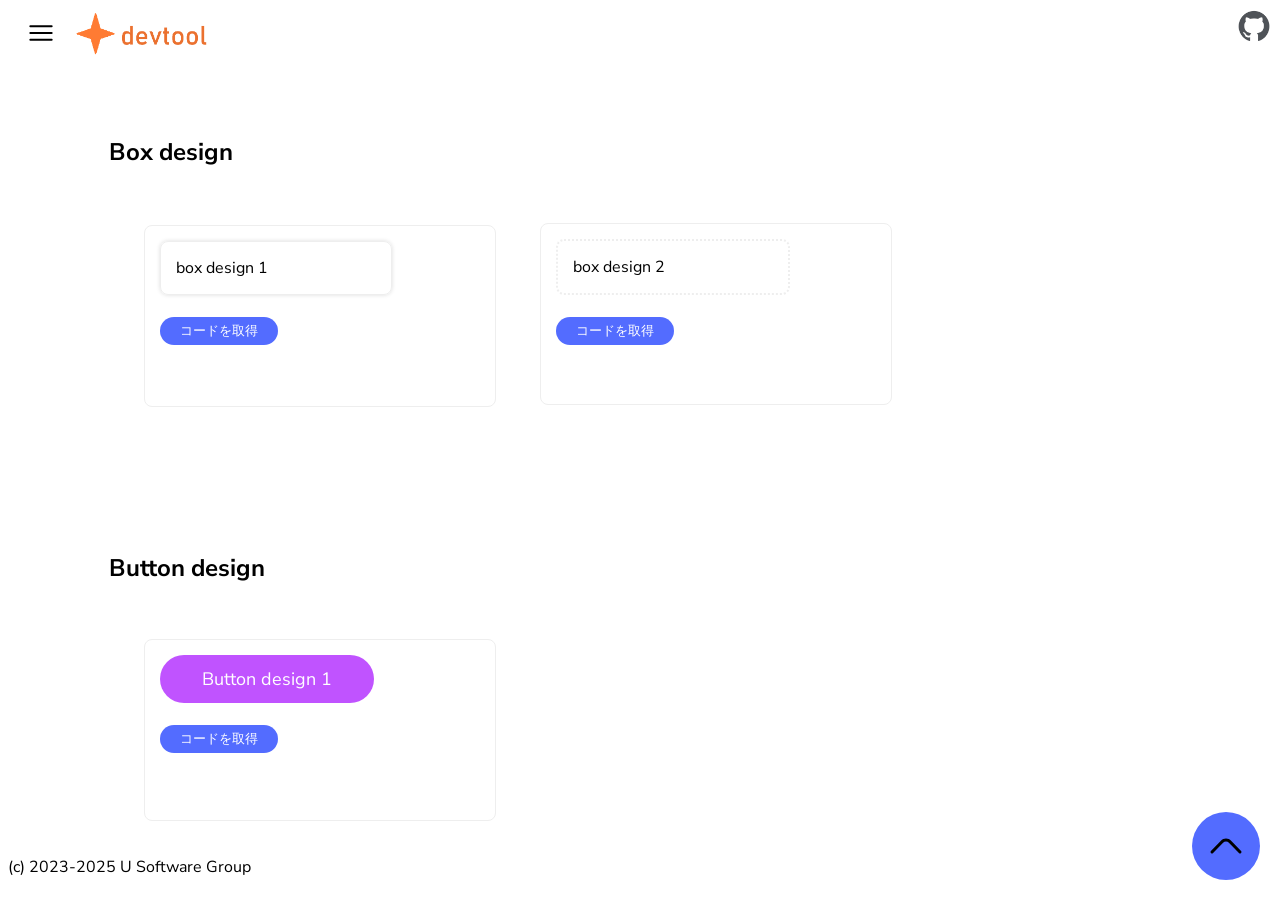
<file: embed/fce_devtool/index.html>
﻿<!DOCTYPE html>
<html><head>
    <title>devtool</title>
    <link rel="shortcut icon" href="favicon.png" sizes="64x64"><!--favicon-->
    <link rel="stylesheet" type="text/css" href="main.css">
    <link rel="stylesheet" type="text/css" href="design.css">
        
</head>
<body id="index">
    <nav>
        <div id="header" style="">
            <span onclick="menu_click()">
                <svg viewBox="0 0 24 24" fill="none" xmlns="http://www.w3.org/2000/svg"><g id="SVGRepo_bgCarrier" stroke-width="0"></g><g id="SVGRepo_tracerCarrier" stroke-linecap="round" stroke-linejoin="round"></g><g id="SVGRepo_iconCarrier"> <path d="M4 17H20M4 12H20M4 7H20" stroke="#000000" stroke-width="1.5" stroke-linecap="round" stroke-linejoin="round"></path> </g></svg>
            </span>
            <span id="logo"><img src="logo.png"></span>

            
        </div>
    </nav>

    <a href="https://github.com/usoftware-gr/usoftware-gr.github.io/blob/main/embed/fce_devtool/"><div style="position: fixed;  padding: 0px;margin: 0px;right: 10px;top: 10px;width: 32px;height: 32px;opacity: 0.8;z-index: 5;cursor: pointer;">
                
                <img src="github-mark.png" style="height: 32px;width: 32px;">

  </div></a><div id="content">
        <div style="height: 2vh"></div>
        <div style="margin-left: 8%;" id="page01">
            <div style="height: 10vh;"></div>
            <h2>Box design</h2>
            <div class="box">
                <div class="box_d_00">
                    <span>
                        <div style="width: 200px;" class="box_d_01">box design 1</div>
                    </span>
                    <br>
                    <br>
                    <span>
 

<button onclick="box_d_01.show()">コードを取得</button>

<dialog id="box_d_01">
<div style="display: flex;">
  <textarea id="tb_box_d_01">.box_d_01{
border-radius: 8px;
border: 1px #eee solid;
padding: 15px;
box-shadow: 0px 0px 4px 0px #ddd;
display: inline-block;
}
  </textarea>

  <div style="width: 150px;">
<span id="tb_box_d_01_copy" onclick="navigator.clipboard.writeText(tb_box_d_01.textContent); tb_box_d_01_copy.innerHTML += 'コピー済み！';"><svg width="64px" height="64px" viewBox="0 0 24 24" fill="none" xmlns="http://www.w3.org/2000/svg"><g id="SVGRepo_bgCarrier" stroke-width="0"></g><g id="SVGRepo_tracerCarrier" stroke-linecap="round" stroke-linejoin="round"></g><g id="SVGRepo_iconCarrier"> <path fill-rule="evenodd" clip-rule="evenodd" d="M21 8C21 6.34315 19.6569 5 18 5H10C8.34315 5 7 6.34315 7 8V20C7 21.6569 8.34315 23 10 23H18C19.6569 23 21 21.6569 21 20V8ZM19 8C19 7.44772 18.5523 7 18 7H10C9.44772 7 9 7.44772 9 8V20C9 20.5523 9.44772 21 10 21H18C18.5523 21 19 20.5523 19 20V8Z" fill="#0F0F0F"></path> <path d="M6 3H16C16.5523 3 17 2.55228 17 2C17 1.44772 16.5523 1 16 1H6C4.34315 1 3 2.34315 3 4V18C3 18.5523 3.44772 19 4 19C4.55228 19 5 18.5523 5 18V4C5 3.44772 5.44772 3 6 3Z" fill="#0F0F0F"></path> </g></svg></span>
</div>
</div>

<span class="close_btn" onclick="box_d_01.close()">✕</span>
</dialog>

                    </span>
                </div>

                <div class="box_d_00">
                    <span>
                        <div style="width: 200px;" class="box_d_02">box design 2</div>
                    </span>
                    <br>
                    <br>
                    <span>
                        <button onclick="box_d_02.show();">コードを取得</button>
<dialog id="box_d_02">
    <div style="display: flex;">
<textarea id="tb_box_d_02">.box_d_02{
border-radius: 8px;
border: 4px #eee doted;
padding: 15px;
box-shadow: 0px 0px 4px 0px #ddd;
display: inline-block;
}                                   
                            </textarea>
                            <div style="width: 150px;">
<span id="tb_box_d_02_copy" onclick="navigator.clipboard.writeText(tb_box_d_02.textContent); tb_box_d_02_copy.innerHTML += 'コピー済み！';"><svg width="64px" height="64px" viewBox="0 0 24 24" fill="none" xmlns="http://www.w3.org/2000/svg"><g id="SVGRepo_bgCarrier" stroke-width="0"></g><g id="SVGRepo_tracerCarrier" stroke-linecap="round" stroke-linejoin="round"></g><g id="SVGRepo_iconCarrier"> <path fill-rule="evenodd" clip-rule="evenodd" d="M21 8C21 6.34315 19.6569 5 18 5H10C8.34315 5 7 6.34315 7 8V20C7 21.6569 8.34315 23 10 23H18C19.6569 23 21 21.6569 21 20V8ZM19 8C19 7.44772 18.5523 7 18 7H10C9.44772 7 9 7.44772 9 8V20C9 20.5523 9.44772 21 10 21H18C18.5523 21 19 20.5523 19 20V8Z" fill="#0F0F0F"></path> <path d="M6 3H16C16.5523 3 17 2.55228 17 2C17 1.44772 16.5523 1 16 1H6C4.34315 1 3 2.34315 3 4V18C3 18.5523 3.44772 19 4 19C4.55228 19 5 18.5523 5 18V4C5 3.44772 5.44772 3 6 3Z" fill="#0F0F0F"></path> </g></svg></span>
</div>

</div>


<span class="close_btn" onclick="box_d_02.close()">✕</span>
</dialog>                              
                    </span>
                </div>
            </div>
        </div><div style="margin-left: 8%;" id="page02">
            <div style="height: 10vh;"></div>
            <h2>Button design</h2>
            <div class="box">
                <div class="box_d_00">
                    <span>
                        <button class="bt_d_01" style="padding: 12px 42px;font-size: 18px;">Button design 1</button>
                    </span>
                    <br>
                    <br>
                    <span>
 

<button onclick="bt_d_01.show()">コードを取得</button>

<dialog id="bt_d_01">
<div style="display: flex;">
  <textarea id="tb_bt_d_01">.bt_d_01{
    border-radius: 500px;
    border: none;
   background: rgb(83, 108, 255);
    color: #fff;
    cursor: pointer;
    padding: 12px 42px;
    font-size: 18px;
}

.bt_d_01:hover{
    border-radius: 500px;
    border: none;
    background: rgb(103, 126, 255);
    color: #fff;
    cursor: pointer;
    padding: 12px 42px;
    font-size: 18px;
}</textarea>

  <div style="width: 150px;">
<span onclick="navigator.clipboard.writeText(tb_bt_d_01.textContent); tb_bt_d_01_copy.innerHTML += 'コピー済み！';" id="tb_bt_d_01_copy"><svg width="64px" height="64px" viewBox="0 0 24 24" fill="none" xmlns="http://www.w3.org/2000/svg"><g id="SVGRepo_bgCarrier" stroke-width="0"></g><g id="SVGRepo_tracerCarrier" stroke-linecap="round" stroke-linejoin="round"></g><g id="SVGRepo_iconCarrier"> <path fill-rule="evenodd" clip-rule="evenodd" d="M21 8C21 6.34315 19.6569 5 18 5H10C8.34315 5 7 6.34315 7 8V20C7 21.6569 8.34315 23 10 23H18C19.6569 23 21 21.6569 21 20V8ZM19 8C19 7.44772 18.5523 7 18 7H10C9.44772 7 9 7.44772 9 8V20C9 20.5523 9.44772 21 10 21H18C18.5523 21 19 20.5523 19 20V8Z" fill="#0F0F0F"></path> <path d="M6 3H16C16.5523 3 17 2.55228 17 2C17 1.44772 16.5523 1 16 1H6C4.34315 1 3 2.34315 3 4V18C3 18.5523 3.44772 19 4 19C4.55228 19 5 18.5523 5 18V4C5 3.44772 5.44772 3 6 3Z" fill="#0F0F0F"></path> </g></svg></span>
</div>
</div>

<span class="close_btn" onclick="bt_d_01.close()">✕</span>
</dialog>

                    </span>
                </div>
            </div>
        </div>
    </div>

    <div style="display: none; background: rgb(255, 255, 255); animation: 0.3s downup-anime;" id="menu">
        <ul id="menu_content">
            <li><a href="index.html">home</a></li>
            <li><a href="#page01">box design</a></li>
            <li><a href="#page02">button design</a></li>
        </ul>
    </div>

    <a href="#">
    <div>
    <span><svg id="up_btn" viewBox="0 0 24 24" fill="none" xmlns="http://www.w3.org/2000/svg"><g id="SVGRepo_bgCarrier" stroke-width="0"></g><g id="SVGRepo_tracerCarrier" stroke-linecap="round" stroke-linejoin="round"></g><g id="SVGRepo_iconCarrier"> <path d="M5 15L10 9.84985C10.2563 9.57616 10.566 9.35814 10.9101 9.20898C11.2541 9.05983 11.625 8.98291 12 8.98291C12.375 8.98291 12.7459 9.05983 13.0899 9.20898C13.434 9.35814 13.7437 9.57616 14 9.84985L19 15" stroke="#000000" stroke-width="1.5" stroke-linecap="round" stroke-linejoin="round"></path> </g></svg></span>


</div></a>
(c) 2023-2025 U Software Group

    <script src="main.js"></script>

</body></html>
</file>
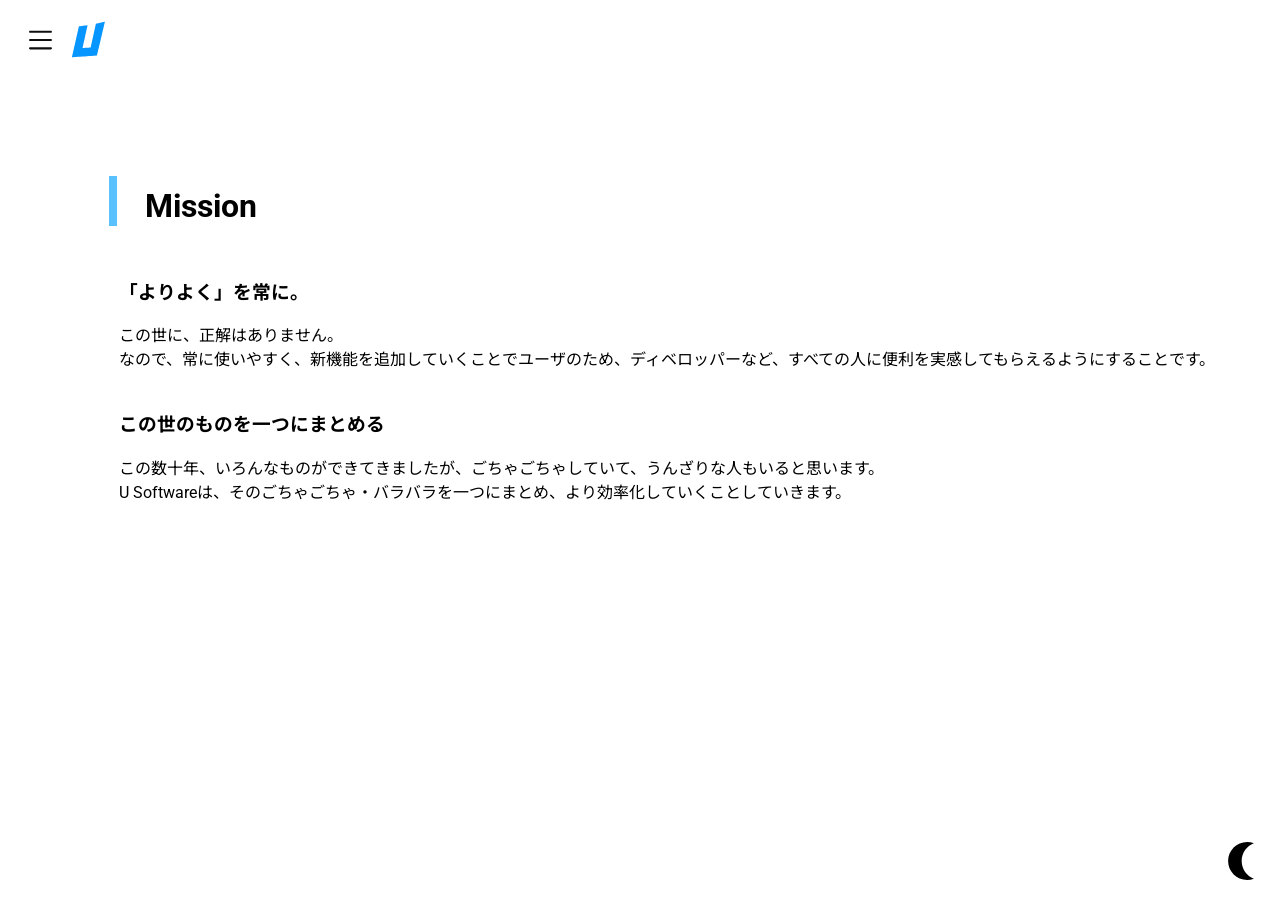
<file: mission.html>
<html style="background: rgb(255, 255, 255);"><head>
  <link rel="shortcut icon" href="img/favicon.ico" sizes="64x64"><!--favicon-->
  <meta name="viewport" content="width=device-width, initial-scale=0.9">
  <title>Mission - U Software Group</title>
  <link rel="stylesheet" type="text/css" href="main.css">
  <link rel="stylesheet" type="text/css" href="fonts.css">
</head>
<body style="color: rgb(0, 0, 0);">
  <nav>
    <div id="p_menu" style="display: none;">
      <div style="width: 199px;height: 25vh;top: 0px;display: inline-block;position: fixed;left: 123px;"></div>
      <h2 style="color: #000;text-align: center;position: fixed;margin-left: -13px;margin-top:-20px;">Products</h2>
      <div style="overflow: auto;position: absolute;top: 75px;height: 224px;left: 0px;width:610px;">
        <a href="http://umaidango.y.ribbon.to/bbs/" style="color: rgb(0, 0, 0);"><div style="background-image: url(img/chibbs.png);width: 196px;height: 40px;margin-left: 92px;margin-top: 30px;background-size: 200px;"></div>
          <div></div>
        </a>
        <a href="https://chipi-cha.web.app" style="color: rgb(0, 0, 0);">
          <div style="background-image: url(https://umaidango.github.io/tmp/chipi-cha.png);width: 270px;height: 75px;margin-left: 88px;margin-top: 30px;"></div>
        </a>
        <a href="https://ku-daa.web.app/fce/" style="color: rgb(0, 0, 0);">
          <div style="background-image: url(https://ku-daa.web.app/fce/fce_logo.svg);width: 238px;height: 49px;margin-left: 96px;margin-top: 30px;"></div>
        </a>
        <a href="https://uzuber.f5.si" style="color: rgb(0, 0, 0);">
          <div style="background-image: url(https://umaidango.github.io/tmp/blog.png);width: 180px;height: 40px;margin-left: 83px;margin-top: 30px;"></div>
          <div></div>
        </a>
        <a href="https://ku-daa.web.app/original_audio_player/" style="color: rgb(0, 0, 0);">
          <div style="background-image: url(https://umaidango.github.io/tmp/o-audio-player.png);width: 315px;height: 75px;margin-left: 88px;margin-top: 30px;"></div>
        </a>
        <a href="https://ku-daa.web.app/original_clock.html" style="color: rgb(0, 0, 0);">
          <div style="background-image: url(https://umaidango.github.io/tmp/o-clock.png);width:324px;height: 75px;margin-left: 88px;margin-top: 18px;"></div>
        </a>
        <a style="color: rgb(0, 0, 0);" href="https://share-tool.vercel.app/">
          <div style="font-size: 25px; width: 172px;height: 52px;margin-left: 103px;margin-top: 18px;background-size: 180px;">共有ツール（ウェブ完理）</div>
        </a>
    </div>
    </div>
    <div id="header_content" style="background: rgb(255, 255, 255); display: block;">
      <div id="logo" onclick="open_menu()">
        <span id="menu_svg"><svg width="25px" viewBox="0 0 24 24" fill="none" xmlns="http://www.w3.org/2000/svg" height="25px" style="vertical-align: 38%;margin-left: 20px; height:28px;"> <g id="SVGRepo_bgCarrier" stroke-width="0"></g> <g id="SVGRepo_tracerCarrier" stroke-linecap="round" stroke-linejoin="round"></g> <g id="SVGRepo_iconCarrier"> <path d="M1 12C1 11.4477 1.44772 11 2 11H22C22.5523 11 23 11.4477 23 12C23 12.5523 22.5523 13 22 13H2C1.44772 13 1 12.5523 1 12Z" fill="#0F0F0F"></path> <path d="M1 4C1 3.44772 1.44772 3 2 3H22C22.5523 3 23 3.44772 23 4C23 4.55228 22.5523 5 22 5H2C1.44772 5 1 4.55228 1 4Z" fill="#0F0F0F"></path> <path d="M1 20C1 19.4477 1.44772 19 2 19H22C22.5523 19 23 19.4477 23 20C23 20.5523 22.5523 21 22 21H2C1.44772 21 1 20.5523 1 20Z" fill="#0F0F0F"></path> </g></svg></span>
        <span id="logo_img"><img src="img/logo.svg"></span>
      </div>
      
    </div>
    <div style="display: none; color: rgb(0, 0, 0);" id="header_sc">
      <span id="logo_img_sc">
        <div id="logo" onclick="open_menu()">
          <span id="menu_svg">
            <span id="menu_svg">
              <img style="vertical-align: 38%;margin-left: 20px; height:28px;" src="img/menu.svg">
            </span>
          </span>
      
      <span id="logo_img_sc">
        <svg version="1.1" viewBox="0 0 250 250.00001" fill="none" stroke="none" stroke-linecap="square" stroke-miterlimit="10" sodipodi:docname="u_logo_svg.svg" inkscape:version="1.3.2 (091e20e, 2023-11-25, custom)" width="250" height="250" xmlns:inkscape="http://www.inkscape.org/namespaces/inkscape" xmlns:sodipodi="http://sodipodi.sourceforge.net/DTD/sodipodi-0.dtd" xmlns="http://www.w3.org/2000/svg" xmlns:svg="http://www.w3.org/2000/svg" style="margin-left: 10px;height: 42px;width: 42px;">
          <defs id="defs18"></defs>
          <sodipodi:namedview id="namedview18" pagecolor="#ffffff" bordercolor="#000000" borderopacity="0.25" inkscape:showpageshadow="2" inkscape:pageopacity="0.0" inkscape:pagecheckerboard="0" inkscape:deskcolor="#d1d1d1" inkscape:zoom="0.50000001" inkscape:cx="95.999997" inkscape:cy="298.99999" inkscape:window-width="1920" inkscape:window-height="1129" inkscape:window-x="-8" inkscape:window-y="-8" inkscape:window-maximized="1" inkscape:current-layer="svg18"></sodipodi:namedview>
          <clipPath id="p.0">
            <path d="M 0,0 H 255.29396 V 250.58792 H 0 Z" clip-rule="nonzero" id="path1"></path>
          </clipPath>
          <path style="fill:#0795ff;fill-opacity:1;stroke-width:0.5" d="m 29.825172,225.375 c 0.257864,-1.03125 9.533851,-42.20616 20.613305,-91.49981 11.079455,-49.293635 20.238301,-89.708141 20.352993,-89.810006 0.306169,-0.271927 51.49517,-6.946687 51.69179,-6.74032 0.0918,0.09633 -6.5622,30.437636 -14.7866,67.425136 -8.2244,36.9875 -14.837525,67.55459 -14.69584,67.92687 0.141685,0.37229 0.588255,0.55 0.99238,0.39492 0.40412,-0.15507 11.14597,-1.1063 23.87078,-2.11384 12.72481,-1.00754 23.19583,-1.88256 23.26892,-1.94449 0.0731,-0.0619 7.0308,-31.82267 15.46155,-70.5794 l 15.32865,-70.466794 26.7352,-5.620213 c 14.70436,-3.091117 26.82424,-5.531179 26.93306,-5.422359 0.1684,0.168398 -46.32785,199.271566 -46.64541,199.741906 -0.0824,0.12206 -147.274425,10.5543 -149.267785,10.57935 -0.177009,0.002 -0.110856,-0.8397 0.147007,-1.87095 z" id="path43"></path>
        </svg>
      </span>
    </div>
    <div style="padding: 5px;"></div>
    <span></span>
  </span></div></nav>
<div id="con">
  <div id="content">
    <div style="height:10vh;"></div>
    <div style="margin: 0 auto;text-align: center;">
      <h1 style="text-align: left;margin-left: 8%;">
        <div style="display: inline-block;width: 8px;height: 50px;background: #5ac1ff;margin-right: 20px;vertical-align: -23%;"></div>
        Mission
      </h1>

      <div style="text-align: left;margin-left: 8%;padding: 10px;">
        <span>
          <h3>「よりよく」を常に。</h3>
          <span>この世に、正解はありません。<br>なので、常に使いやすく、新機能を追加していくことでユーザのため、ディベロッパーなど、すべての人に便利を実感してもらえるようにすることです。</span>
        </span>
      </div>
      <div style="text-align: left;margin-left: 8%;padding: 10px;">
        <span>
          <h3>この世のものを一つにまとめる</h3>
          <span>この数十年、いろんなものができてきましたが、ごちゃごちゃしていて、うんざりな人もいると思います。<br>U Softwareは、そのごちゃごちゃ・バラバラを一つにまとめ、より効率化していくことしていきます。</span>
        </span>
      </div>
    </div>
  </div>

  <div id="mobile_content">
<div style="height:10vh;"></div>
    <div style="margin: 0 auto;text-align: center;">
      <h1 style="text-align: left;margin-left: 8%;">
        <div style="display: inline-block;width: 8px;height: 50px;background: #5ac1ff;margin-right: 20px;vertical-align: -23%;"></div>
        Mission
      </h1>

      <div style="text-align: left;margin-left: 8%;padding: 10px;">
        <span>
          <h3>「よりよく」を常に。</h3>
          <span>この世に、正解はありません。<br>なので、常に使いやすく、新機能を追加していくことでユーザのため、ディベロッパーなど、すべての人に便利を実感してもらえるようにすることです。</span>
        </span>
      </div>
      <div style="text-align: left;margin-left: 8%;padding: 10px;">
        <span>
          <h3>この世のものを一つにまとめる</h3>
          <span>この数十年、いろんなものができてきましたが、ごちゃごちゃしていて、うんざりな人もいると思います。<br>U Softwareは、そのごちゃごちゃ・バラバラを一つにまとめ、より効率化していくことしていきます。</span>
        </span>
      </div>
    </div>
  
</div>      
</div>

<div id="color_mode_select">
  <img id="moon" onclick="dark_mode()" src="img/dark.svg" style="display: block;">
  <img id="sun" onclick="light_mode()" src="img/light.svg" style="display: none;">
</div>

<div style="display: none; background: rgb(255, 255, 255); animation: 0.3s downup-anime;" id="menu">
  <div id="link_content_menu"><ul style="list-style: none;/*! text-align: center; *//*! display: inline-block; */vertical-align: -20%;"><a href="/index.html" style="color: rgb(0, 0, 0);"><li style="/*! float: left; */padding-right: 20px;">ホーム</li></a><a href="https://ku-daa.web.app/" style="color: rgb(0, 0, 0);"><li style="/*! float: left; */padding-right: 20px;">ソフトウェアラインナップ</li></a><a style="color: rgb(0, 0, 0);" href="https://uzuber.f5.si"><li style="/*! float: left; */padding-right: 20px;">ブログ</li></a><a href="http://umaidango.y.ribbon.to/bbs/" style="color: rgb(0, 0, 0);"><li style="/*! float: left; */padding-right: 20px;">掲示板</li></a><a href="https://share-tool.vercel.app/" style="color: rgb(0, 0, 0);"><li style="/*! float: left; */padding-right: 20px;">共有ツール</li></a></ul></div>
</div>

<script src="main.js"></script>
<script src="main_2.js"></script>

</body></html>
</file>
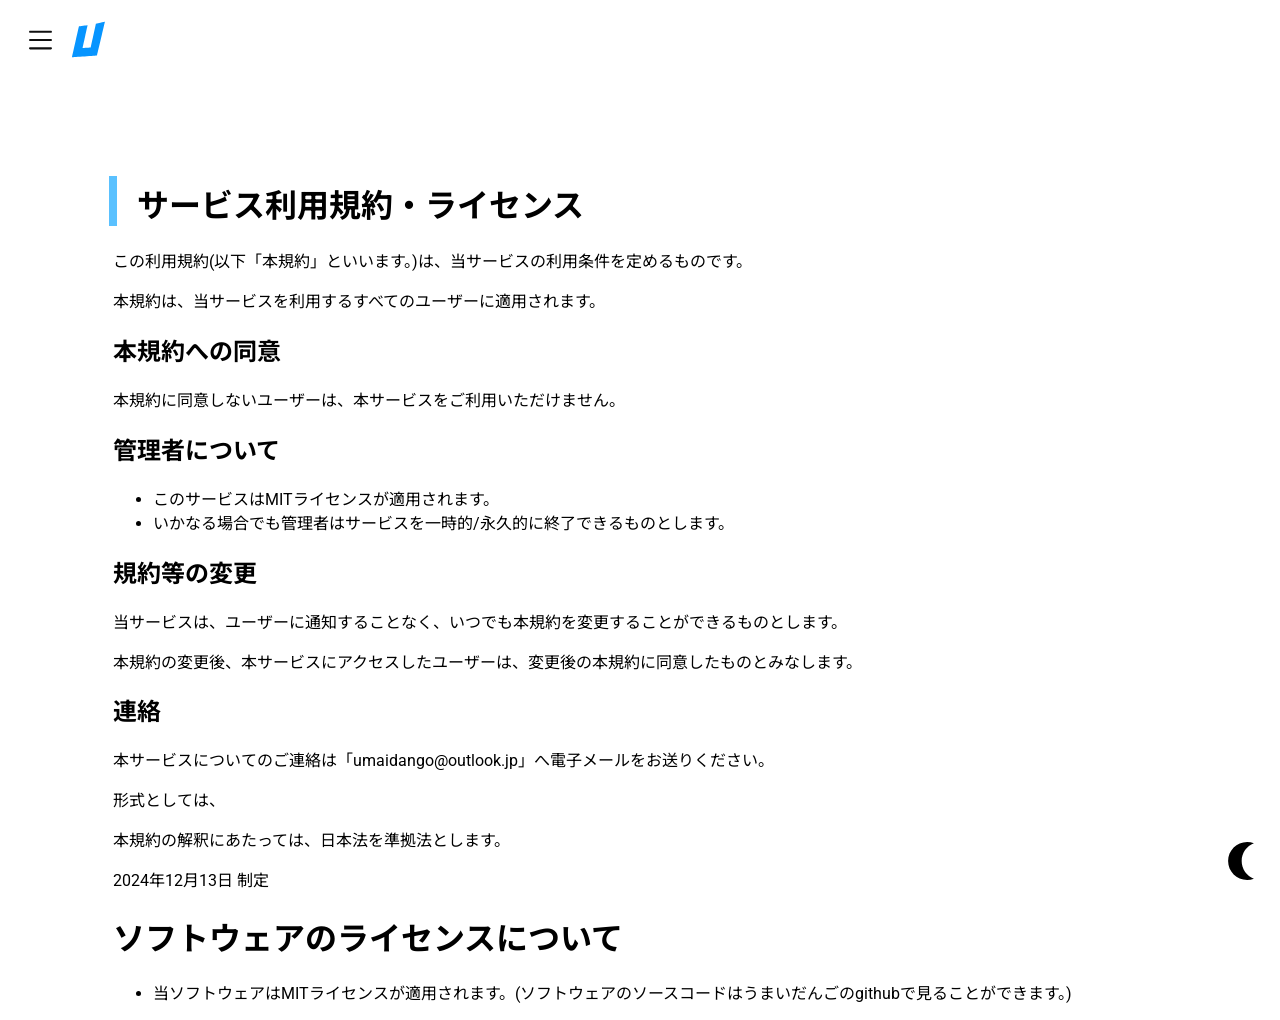
<file: terms.html>
<!DOCTYPE html>
<html style="background: rgb(51, 51, 51);"><head>
    <link rel="shortcut icon" href="https://usoftware-gr.github.io/img/favicon.ico" sizes="64x64"><!--favicon-->
    <meta name="viewport" content="width=device-width, initial-scale=0.9">
    <title>サービス利用規約・ライセンス情報 - U Software Group</title>
    <link rel="stylesheet" type="text/css" href="https://usoftware-gr.github.io/main.css">
    <link rel="stylesheet" type="text/css" href="https://usoftware-gr.github.io/fonts.css"><link rel="stylesheet" type="text/css" href="https://usoftware-gr.github.io/slider.css">
  </head>
  <body style="color: rgb(255, 255, 255);">
    <nav>
      
      
        
        <div id="header_content" style="background: rgb(51, 51, 51); display: block;">
          <div id="logo" onclick="open_menu()">
            <span id="menu_svg"><svg width="25" viewBox="0 0 24 24" fill="none" xmlns="http://www.w3.org/2000/svg" height="25px" style="vertical-align: 38%;margin-left: 20px; height:28px;"> <g id="SVGRepo_bgCarrier" stroke-width="0"></g> <g id="SVGRepo_tracerCarrier" stroke-linecap="round" stroke-linejoin="round"></g> <g id="SVGRepo_iconCarrier"> <path d="M1 12C1 11.4477 1.44772 11 2 11H22C22.5523 11 23 11.4477 23 12C23 12.5523 22.5523 13 22 13H2C1.44772 13 1 12.5523 1 12Z" fill="#fff"></path> <path d="M1 4C1 3.44772 1.44772 3 2 3H22C22.5523 3 23 3.44772 23 4C23 4.55228 22.5523 5 22 5H2C1.44772 5 1 4.55228 1 4Z" fill="#fff"></path> <path d="M1 20C1 19.4477 1.44772 19 2 19H22C22.5523 19 23 19.4477 23 20C23 20.5523 22.5523 21 22 21H2C1.44772 21 1 20.5523 1 20Z" fill="#fff"></path> </g></svg></span>
            <span id="logo_img"><img src="img/white_logo.svg"></span>
          </div>
          
        </div><div style="display: none; color: rgb(0, 0, 0);" id="header_sc">
          <span id="logo_img_sc">
            <div id="logo" onclick="open_menu()">
              <span id="menu_svg">
                <span id="menu_svg">
                  <img style="vertical-align: 38%;margin-left: 20px; height:28px;" src="https://usoftware-gr.github.io/img/menu.svg">
                </span>
              </span>
              <span id="logo_img_sc">
                <svg version="1.1" viewBox="0 0 250 250.00001" fill="none" stroke="none" stroke-linecap="square" stroke-miterlimit="10" sodipodi:docname="u_logo_svg.svg" inkscape:version="1.3.2 (091e20e, 2023-11-25, custom)" width="250" height="250" xmlns:inkscape="http://www.inkscape.org/namespaces/inkscape" xmlns:sodipodi="http://sodipodi.sourceforge.net/DTD/sodipodi-0.dtd" xmlns="http://www.w3.org/2000/svg" xmlns:svg="http://www.w3.org/2000/svg" style="margin-left: 10px;height: 42px;width: 42px;">
                  <defs id="defs18"></defs>
                  <sodipodi:namedview id="namedview18" pagecolor="#ffffff" bordercolor="#000000" borderopacity="0.25" inkscape:showpageshadow="2" inkscape:pageopacity="0.0" inkscape:pagecheckerboard="0" inkscape:deskcolor="#d1d1d1" inkscape:zoom="0.50000001" inkscape:cx="95.999997" inkscape:cy="298.99999" inkscape:window-width="1920" inkscape:window-height="1129" inkscape:window-x="-8" inkscape:window-y="-8" inkscape:window-maximized="1" inkscape:current-layer="svg18"></sodipodi:namedview>
                  <clipPath id="p.0">
                    <path d="M 0,0 H 255.29396 V 250.58792 H 0 Z" clip-rule="nonzero" id="path1"></path>
                  </clipPath>
                  <path style="fill:#0795ff;fill-opacity:1;stroke-width:0.5" d="m 29.825172,225.375 c 0.257864,-1.03125 9.533851,-42.20616 20.613305,-91.49981 11.079455,-49.293635 20.238301,-89.708141 20.352993,-89.810006 0.306169,-0.271927 51.49517,-6.946687 51.69179,-6.74032 0.0918,0.09633 -6.5622,30.437636 -14.7866,67.425136 -8.2244,36.9875 -14.837525,67.55459 -14.69584,67.92687 0.141685,0.37229 0.588255,0.55 0.99238,0.39492 0.40412,-0.15507 11.14597,-1.1063 23.87078,-2.11384 12.72481,-1.00754 23.19583,-1.88256 23.26892,-1.94449 0.0731,-0.0619 7.0308,-31.82267 15.46155,-70.5794 l 15.32865,-70.466794 26.7352,-5.620213 c 14.70436,-3.091117 26.82424,-5.531179 26.93306,-5.422359 0.1684,0.168398 -46.32785,199.271566 -46.64541,199.741906 -0.0824,0.12206 -147.274425,10.5543 -149.267785,10.57935 -0.177009,0.002 -0.110856,-0.8397 0.147007,-1.87095 z" id="path43"></path>
                </svg>
              </span>
            </div>
            <div style="padding: 5px;"></div>
            <span></span>
          </span>
        </div>
      </nav>
  <div id="con">
    <div id="content">
        <div style="height:10vh;"></div>
  <div style="margin: 0 auto;text-align: center;">
  
  
    
  
  
  
  
    <div style="text-align: left;">
        <h1 style="text-align: left;margin-left: 8%;">
        <div style="display: inline-block;width: 8px;height: 50px;background: #5ac1ff;margin-right: 20px;vertical-align: -23%;"></div>サービス利用規約・ライセンス</h1>
        <div style="margin-left: 105px;">
    <p>この利用規約(以下「本規約」といいます。)は、当サービスの利用条件を定めるものです。</p>
    <p>本規約は、当サービスを利用するすべてのユーザーに適用されます。</p>
    <h2>本規約への同意</h2>
    
    <p>本規約に同意しないユーザーは、本サービスをご利用いただけません。</p>
    
    <h2>管理者について</h2>
    <ul>
    <li>このサービスは<a href="https://ja.wikipedia.org/wiki/MIT_License" style="color: white;">MITライセンス</a>が適用されます。</li>
    <li>いかなる場合でも管理者はサービスを一時的/永久的に終了できるものとします。</li>
    </ul>
    <h2>規約等の変更</h2>
    <p>当サービスは、ユーザーに通知することなく、いつでも本規約を変更することができるものとします。</p>
    <p>本規約の変更後、本サービスにアクセスしたユーザーは、変更後の本規約に同意したものとみなします。</p>
    <h2>連絡</h2>
    <p>本サービスについてのご連絡は「<a href="mailto:umaidango@outlook.jp" style="color: white;">umaidango@outlook.jp</a>」へ電子メールをお送りください。</p>
    <p>形式としては、</p>
    <p>本規約の解釈にあたっては、日本法を準拠法とします。</p>
    <p>2024年12月13日 制定</p>

    <h1>
        ソフトウェアのライセンスについて
    </h1>
    <ul>
        <li>
            当ソフトウェアは<a href="https://ja.wikipedia.org/wiki/MIT_License" style="color: white;">MITライセンス</a>が適用されます。(ソフトウェアのソースコードはうまいだんごのgithubで見ることができます。)
        </li>
    </ul>
    </div>
  </div>      
</div>
  
    </div>
  
    
    <div id="mobile_content">
    
  <div style="height: 5vh;"></div>
  <div id="terms">
    <h1 style="text-align: left;margin-left: 8%;">
          <div style="display: inline-block;width: 8px;height: 50px;background: #5ac1ff;margin-right: 20px;vertical-align: -23%;">

          </div>
          サービス利用規約・ライセンス
        </h1>
        <div style="margin-left: 105px;">
            <p>この利用規約(以下「本規約」といいます。)は、当サービスの利用条件を定めるものです。</p>
            <p>本規約は、当サービスを利用するすべてのユーザーに適用されます。</p>
            <h2>本規約への同意</h2>
            
            <p>本規約に同意しないユーザーは、本サービスをご利用いただけません。</p>
            
            <h2>管理者について</h2>
            <ul>
            <li>このサービスは<a href="https://ja.wikipedia.org/wiki/MIT_License" style="color: white;">MITライセンス</a>が適用されます。</li>
            <li>いかなる場合でも管理者はサービスを一時的/永久的に終了できるものとします。</li>
            </ul>
            <h2>規約等の変更</h2>
            <p>当サービスは、ユーザーに通知することなく、いつでも本規約を変更することができるものとします。</p>
            <p>本規約の変更後、本サービスにアクセスしたユーザーは、変更後の本規約に同意したものとみなします。</p>
            <h2>連絡</h2>
            <p>本サービスについてのご連絡は「<a href="mailto:umaidango@outlook.jp" style="color: white;">umaidango@outlook.jp</a>」へ電子メールをお送りください。</p>
            <p>形式としては、</p>
            <p>本規約の解釈にあたっては、日本法を準拠法とします。</p>
            <p>2024年12月13日 制定</p>
        
            <h1>
                ソフトウェアのライセンスについて
            </h1>
            <ul>
                <li>
                    当ソフトウェアは<a href="https://ja.wikipedia.org/wiki/MIT_License" style="color: white;">MITライセンス</a>が適用されます。
                </li>
            </ul>
            </div>
    </div>      
    </div>
  
    <div id="color_mode_select">
      <img id="moon" onclick="dark_mode()" src="https://usoftware-gr.github.io/img/dark.svg" style="display: none;">
      <img id="sun" onclick="light_mode()" src="https://usoftware-gr.github.io/img/light.svg" style="display: block;">
    </div>
  
    <div style="display: none; background: rgb(36, 36, 36); animation: 0.3s downup-anime;" id="menu">
  
      <div id="link_content_menu"><ul style="list-style: none;/*! text-align: center; *//*! display: inline-block; */vertical-align: -20%;"><a href="/index.html" style="color: white;"><li style="/*! float: left; */padding-right: 20px;">ホーム</li></a><a href="https://ku-daa.web.app/" style="color: white;"><li style="/*! float: left; */padding-right: 20px;">ソフトウェアラインナップ</li></a><a style="color: white;" href="https://uzuber.f5.si"><li style="/*! float: left; */padding-right: 20px;">ブログ</li></a><a href="http://umaidango.y.ribbon.to/bbs/" style="color: white;"><li style="/*! float: left; */padding-right: 20px;">掲示板</li></a><a href="https://share-tool.vercel.app/" style="color: white;"><li style="/*! float: left; */padding-right: 20px;">共有ツール</li></a></ul></div>
  </div>
  
  <script src="https://usoftware-gr.github.io/main.js"></script><script src="https://usoftware-gr.github.io/main_2.js"></script>
  
   
  
  
  
  </div></body></html>
</file>
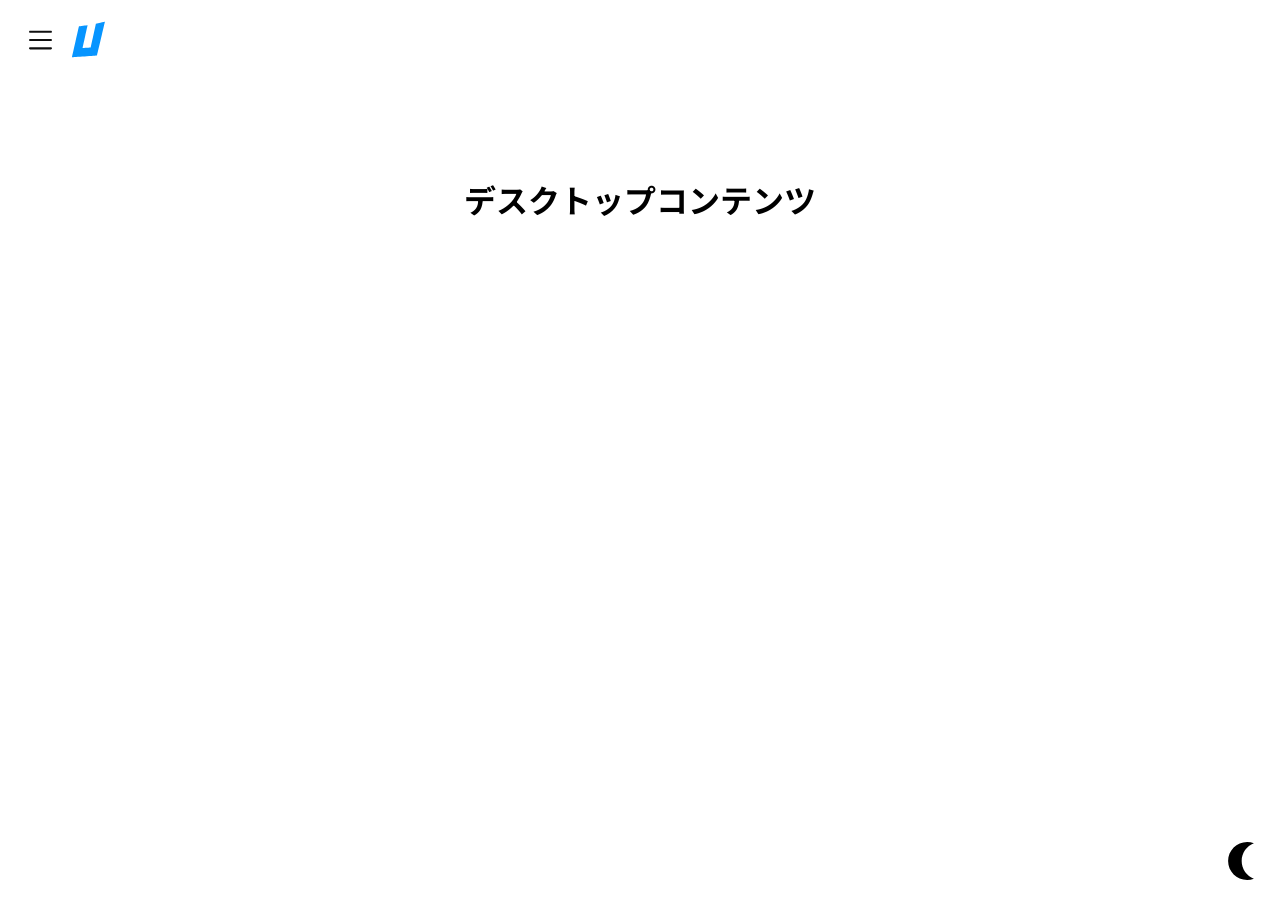
<file: サンプル.html>
<!DOCTYPE html>
<html style="background: rgb(255, 255, 255);"><head>
  <link rel="shortcut icon" href="https://usoftware-gr.github.io/img/favicon.ico" sizes="64x64"><!--favicon-->
  <meta name="viewport" content="width=device-width, initial-scale=0.9">
  <title>TITLE - U Software Group</title>
  <link rel="stylesheet" type="text/css" href="https://usoftware-gr.github.io/main.css">
  <link rel="stylesheet" type="text/css" href="https://usoftware-gr.github.io/fonts.css"><link rel="stylesheet" type="text/css" href="https://usoftware-gr.github.io/slider.css">
</head>
<body style="color: rgb(0, 0, 0);">
  <nav>
    
    
      
      <div id="header_content" style="background: rgb(255, 255, 255); display: block;">
        <div id="logo" onclick="open_menu()">
          <span id="menu_svg"><svg width="25px" viewBox="0 0 24 24" fill="none" xmlns="http://www.w3.org/2000/svg" height="25px" style="vertical-align: 38%;margin-left: 20px; height:28px;"> <g id="SVGRepo_bgCarrier" stroke-width="0"></g> <g id="SVGRepo_tracerCarrier" stroke-linecap="round" stroke-linejoin="round"></g> <g id="SVGRepo_iconCarrier"> <path d="M1 12C1 11.4477 1.44772 11 2 11H22C22.5523 11 23 11.4477 23 12C23 12.5523 22.5523 13 22 13H2C1.44772 13 1 12.5523 1 12Z" fill="#0F0F0F"></path> <path d="M1 4C1 3.44772 1.44772 3 2 3H22C22.5523 3 23 3.44772 23 4C23 4.55228 22.5523 5 22 5H2C1.44772 5 1 4.55228 1 4Z" fill="#0F0F0F"></path> <path d="M1 20C1 19.4477 1.44772 19 2 19H22C22.5523 19 23 19.4477 23 20C23 20.5523 22.5523 21 22 21H2C1.44772 21 1 20.5523 1 20Z" fill="#0F0F0F"></path> </g></svg></span>
          <span id="logo_img"><img src="/img/logo.svg"></span>
        </div>
        
      </div><div style="display: none; color: rgb(0, 0, 0);" id="header_sc">
        <span id="logo_img_sc">
          <div id="logo" onclick="open_menu()">
            <span id="menu_svg">
              <span id="menu_svg">
                <img style="vertical-align: 38%;margin-left: 20px; height:28px;" src="https://usoftware-gr.github.io/img/menu.svg">
              </span>
            </span>
            <span id="logo_img_sc">
              <svg version="1.1" viewBox="0 0 250 250.00001" fill="none" stroke="none" stroke-linecap="square" stroke-miterlimit="10" sodipodi:docname="u_logo_svg.svg" inkscape:version="1.3.2 (091e20e, 2023-11-25, custom)" width="250" height="250" xmlns:inkscape="http://www.inkscape.org/namespaces/inkscape" xmlns:sodipodi="http://sodipodi.sourceforge.net/DTD/sodipodi-0.dtd" xmlns="http://www.w3.org/2000/svg" xmlns:svg="http://www.w3.org/2000/svg" style="margin-left: 10px;height: 42px;width: 42px;">
                <defs id="defs18"></defs>
                <sodipodi:namedview id="namedview18" pagecolor="#ffffff" bordercolor="#000000" borderopacity="0.25" inkscape:showpageshadow="2" inkscape:pageopacity="0.0" inkscape:pagecheckerboard="0" inkscape:deskcolor="#d1d1d1" inkscape:zoom="0.50000001" inkscape:cx="95.999997" inkscape:cy="298.99999" inkscape:window-width="1920" inkscape:window-height="1129" inkscape:window-x="-8" inkscape:window-y="-8" inkscape:window-maximized="1" inkscape:current-layer="svg18"></sodipodi:namedview>
                <clipPath id="p.0">
                  <path d="M 0,0 H 255.29396 V 250.58792 H 0 Z" clip-rule="nonzero" id="path1"></path>
                </clipPath>
                <path style="fill:#0795ff;fill-opacity:1;stroke-width:0.5" d="m 29.825172,225.375 c 0.257864,-1.03125 9.533851,-42.20616 20.613305,-91.49981 11.079455,-49.293635 20.238301,-89.708141 20.352993,-89.810006 0.306169,-0.271927 51.49517,-6.946687 51.69179,-6.74032 0.0918,0.09633 -6.5622,30.437636 -14.7866,67.425136 -8.2244,36.9875 -14.837525,67.55459 -14.69584,67.92687 0.141685,0.37229 0.588255,0.55 0.99238,0.39492 0.40412,-0.15507 11.14597,-1.1063 23.87078,-2.11384 12.72481,-1.00754 23.19583,-1.88256 23.26892,-1.94449 0.0731,-0.0619 7.0308,-31.82267 15.46155,-70.5794 l 15.32865,-70.466794 26.7352,-5.620213 c 14.70436,-3.091117 26.82424,-5.531179 26.93306,-5.422359 0.1684,0.168398 -46.32785,199.271566 -46.64541,199.741906 -0.0824,0.12206 -147.274425,10.5543 -149.267785,10.57935 -0.177009,0.002 -0.110856,-0.8397 0.147007,-1.87095 z" id="path43"></path>
              </svg>
            </span>
          </div>
          <div style="padding: 5px;"></div>
          <span></span>
        </span>
      </div>
    </nav>
<div id="con">
  <div id="content">
      <div style="height:10vh;"></div>
<div style="margin: 0 auto;text-align: center;">


  
















<h1>デスクトップコンテンツ</h1></div>

  </div>

  
  <div id="mobile_content">
  
<div style="height: 5vh;"></div>

<h1>モバイルコンテンツ</h1>
  </div>      
  </div>

  <div id="color_mode_select">
    <img id="moon" onclick="dark_mode()" src="https://usoftware-gr.github.io/img/dark.svg" style="display: block;">
    <img id="sun" onclick="light_mode()" src="https://usoftware-gr.github.io/img/light.svg" style="display: none;">
  </div>

  <div style="display: none; background: rgb(255, 255, 255); animation: 0.3s downup-anime;" id="menu">

    <div id="link_content_menu"><ul style="list-style: none;/*! text-align: center; *//*! display: inline-block; */vertical-align: -20%;"><a href="/index.html" style="color: rgb(0, 0, 0);"><li style="/*! float: left; */padding-right: 20px;">ホーム</li></a><a href="https://ku-daa.web.app/" style="color: rgb(0, 0, 0);"><li style="/*! float: left; */padding-right: 20px;">ソフトウェアラインナップ</li></a><a style="color: rgb(0, 0, 0);" href="https://uzuber.f5.si"><li style="/*! float: left; */padding-right: 20px;">ブログ</li></a><a href="http://umaidango.y.ribbon.to/bbs/" style="color: rgb(0, 0, 0);"><li style="/*! float: left; */padding-right: 20px;">掲示板</li></a><a href="https://share-tool.vercel.app/" style="color: rgb(0, 0, 0);"><li style="/*! float: left; */padding-right: 20px;">共有ツール</li></a></ul></div>
</div>

<script src="https://usoftware-gr.github.io/main.js"></script><script src="https://usoftware-gr.github.io/main_2.js"></script>

 



</body></html>
</file>
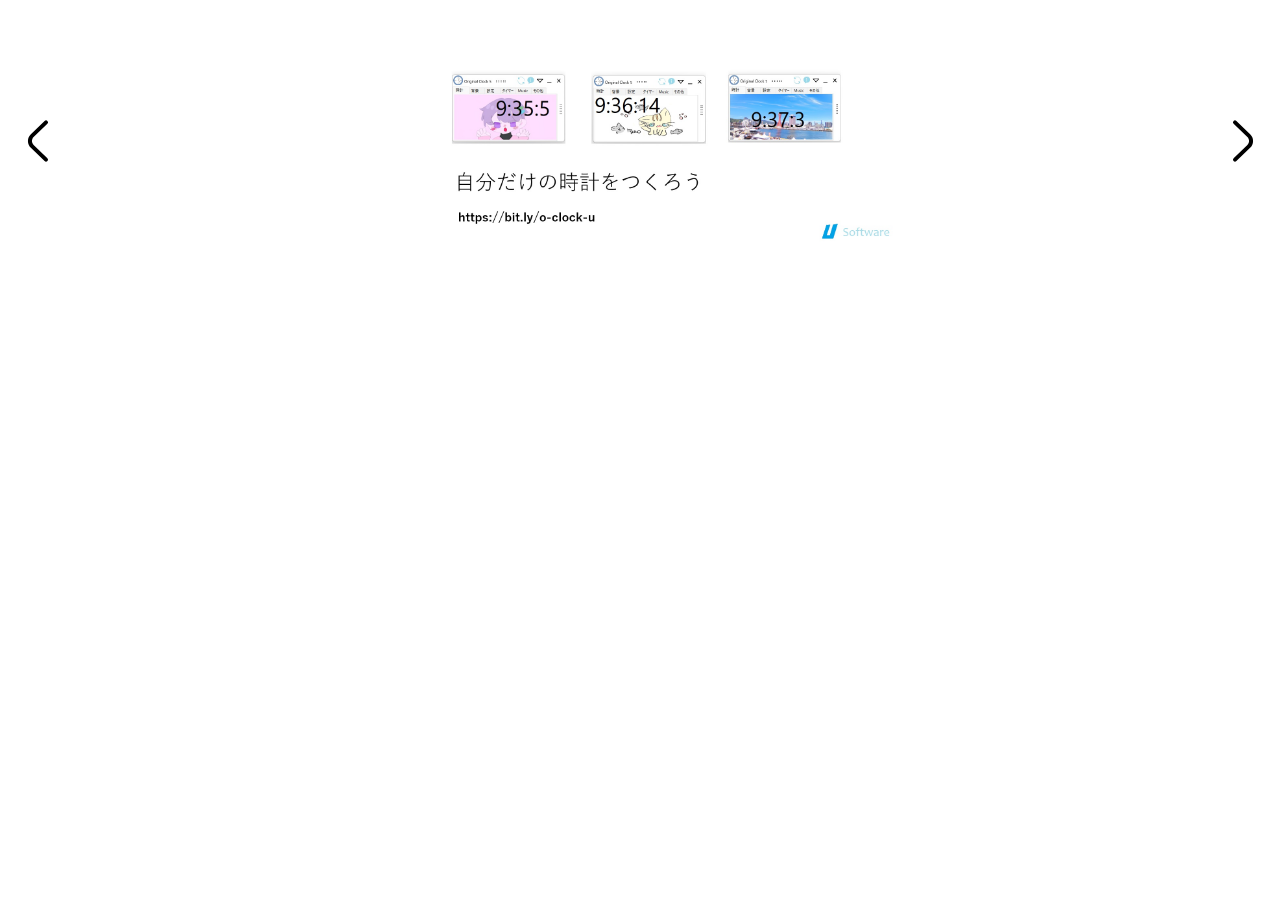
<file: embed/slider.html>
<!DOCTYPE html>
<html><head>
  <link rel="shortcut icon" href="https://usoftware-gr.github.io/img/favicon.ico" sizes="64x64"><!--favicon-->
  <meta name="viewport" content="width=device-width, initial-scale=0.9">
  <title>U Software Group</title>
  <style>
      
*{
  font-family: Roboto, Noto Sans JP, Arial;  

}
span ul{
  list-style: none;
  display: inline-block;
}
span li{
  display: inline-block;
  font-size: 24px;
  vertical-align: 32%;
  margin-left: 10px;
  margin-right: 10px;
  padding: 2px 8px;
}
#header_content img{
  margin-left: 10px;
  height: 42px;
}

#header_content{
margin: 0px;
padding-top: 6px;
}

#header_sc img{
  margin-left: 10px;
  height: 42px;
}

#header_sc{
  margin: 0px;
  padding-top: 6px;
  position: fixed;
  width: 100%;
  box-shadow: 0px 0px 4px 0px #ddd;
  background: #fff;
  margin-top: -8px;
  animation: 0.2s upto_0;
  z-index: 4;
  padding-left: 10px;
  margin-left: -5px;
}

@keyframes slider_right {
  0%{
      transform: translateX(-100%);
  }

  100%{
      transform: translateX(0%);
  }
}

@keyframes slider_left {
  0%{
      transform: translateX(100%);
  }

  100%{
      transform: translateX(0%);
  }
}

@keyframes upto_0 {
  0%{
      transform: translateY(-100%);
  }

  100%{
      transform: translateY(0%);
  }
}

@keyframes downup_0 {
  0%{
      transform: translateX(-100%);
  }

  100%{
      transform: translateX(0%);
  }
}

#logo_img:hover{
  background: #3333331a;
  
  border-radius: 10px;
}

#logo_img:active{
  background: #1414143a;
  
  border-radius: 10px;
}




li:active{
  background: #1414143a;
  
  border-radius: 10px;
}

a{
  text-decoration: none;
}

#color_mode_select{
  position: fixed;
bottom: 20px;
right: 20px;
display: inline-block;
width: 38px;
height: 38px;
background: #ffffff;
border-radius: 50%;
cursor: pointer;
}

/* HTML: <div class="loader"></div> */
.loader {
  position: absolute;
  top: 50%;
  left: 50%;
  transform: translate(-50%, -50%);
  width: 50px;
  aspect-ratio: 1;
  border-radius: 50%;
  border: 8px solid #87edff;
  animation:
    l20-1 0.8s infinite linear alternate,
    l20-2 1.6s infinite linear;
}
@keyframes l20-1{
   0%    {clip-path: polygon(50% 50%,0       0,  50%   0%,  50%    0%, 50%    0%, 50%    0%, 50%    0% )}
   12.5% {clip-path: polygon(50% 50%,0       0,  50%   0%,  100%   0%, 100%   0%, 100%   0%, 100%   0% )}
   25%   {clip-path: polygon(50% 50%,0       0,  50%   0%,  100%   0%, 100% 100%, 100% 100%, 100% 100% )}
   50%   {clip-path: polygon(50% 50%,0       0,  50%   0%,  100%   0%, 100% 100%, 50%  100%, 0%   100% )}
   62.5% {clip-path: polygon(50% 50%,100%    0, 100%   0%,  100%   0%, 100% 100%, 50%  100%, 0%   100% )}
   75%   {clip-path: polygon(50% 50%,100% 100%, 100% 100%,  100% 100%, 100% 100%, 50%  100%, 0%   100% )}
   100%  {clip-path: polygon(50% 50%,50%  100%,  50% 100%,   50% 100%,  50% 100%, 50%  100%, 0%   100% )}
}
@keyframes l20-2{ 
  0%    {transform:scaleY(1)  rotate(0deg)}
  49.99%{transform:scaleY(1)  rotate(135deg)}
  50%   {transform:scaleY(-1) rotate(0deg)}
  100%  {transform:scaleY(-1) rotate(-135deg)}

  
}


#splash{
  width: 100%;
  height: 100vh;
  
}

#logo{
display: inline-block;
border-radius: 10px;
padding-top: 5px;
padding-right: 12px;
cursor: pointer;
}

#logo:hover{
  display: inline-block;
  border-radius: 10px;
  box-shadow: 0px 0px 4px 0px #ddd;
  background: #ffffff1a;
  padding-top: 5px;
  padding-right: 12px;
  cursor: pointer;
}




#menu{
position: fixed;
padding: 32px;
box-shadow: 0px 0px 4px 0px #ddd;
border-radius: 10px;
top: 78px;
z-index: 4;
}

@keyframes updown-anime {
  0% {
      transform: translateX(-100%);
    }
    100% {
      transform: translateX(0%);
    }
  }
  

  @keyframes downup-anime {
      0% {
          transform: translateX(0%);
        }
        100% {
          transform: translateX(-100%);
        }   
}

#logo_img{
display: inline-block;
}


#p_menu{
padding: 55px;
position: fixed;
top: 98px;
left: 138px;
box-shadow: 0px 0px 4px 0px #ddd;
border-radius: 10px;
background: #fff;z-index: 5;
width: 500px;height: 195px;
}



#info_menu{
padding: 55px;
position: fixed;
top: 98px;
left: 138px;
box-shadow: 0px 0px 4px 0px #ddd;
border-radius: 10px;
background: #fff;
z-index: 5;
width: 500px;
height: 195px;
}

#menu_svg img{
vertical-align: 38%;
margin-left: 20px;
height: 28px;
}



@keyframes slide_product_left_right {
0%{
  left: 0%;
  transform: translateX(-100%);
  top: 358px;
  opacity: 0;
}

100%{
  left: 50%;
  transform: translateX(-50%);
  top: 358px;
  opacity: 1;
}
}


@keyframes slide_product_left_right_1 {
0%{
  left: 0%;
  
  top: 275px;
  opacity: 0;
}

100%{
  left: 30%;

  top: 275px;
  opacity: 1;
}
}

@keyframes slide_product_top {
0%{
  left: 50%;
  transform: translateX(-50%);
  top: 198px;
  opacity: 0;
}

100%{
  left: 50%;
  transform: translateX(-50%);
  top: 358px;
  opacity: 1;
}
}

#picup_img_0{
background-image: url(img/top.png);
background-size: 399px;
width: 399px;
height: 64px;
position: absolute;
left: 50%;
transform: translateX(-50%);
top: 358px;
z-index: 1;
animation: slide_product_left_right 0.8s;

}

#picup_img_1{
background: #fff;
background-size: 399px;
width: 399px;
height: 64px;
position: absolute;
left: 50%;
transform: translateX(-50%);
top: 358px;
z-index: 0;
padding: 3px 52px 4px 22px;
border-radius: 10px;
animation: slide_product_top 0.8s;
animation-duration: 1.25s;
}

#picup{
background-image: linear-gradient(-33deg, rgb(196, 182, 197), rgb(35, 117, 163));
border-radius: 10px;
width: 95%;
margin: 0 auto;
max-width: 1000px;
}

#picup_logo_0{
font-family: Calibri, Noto Sans JP;
font-size: 42px;
position: absolute;
color: #a4ddec;
user-select: none;
left: 30%;
transform: translateX(-30%);
top: 275px;
background: #fff;
border-radius: 10px;
padding: 2px 20px 2px 20px;
animation: slide_product_left_right_1 0.8s;
animation-duration: 3s;
}

#slider_img_main img{
  height: 250px;
  border-radius: 10px;
  margin: 0 auto;
  text-align: center;
  display: inherit;
}
  </style>
  <link rel="stylesheet" type="text/css" href="https://usoftware-gr.github.io/fonts.css">
</head>

<body>

  <div id="content">

      <div id="slider_img_main" style="margin: 0 auto;text-align: center;display: inherit;">
        <div id="img1" style="display: block;"><img id="slider_img" src="https://usoftware-gr.github.io/img/original_clock_h.jpg" style="animation: 0.5s slider_right;"></div>
        
        <div id="img2" style="display: none;"><img id="slider_img" style="animation: 0.5s slider_right;" src="https://usoftware-gr.github.io/img/wefk302d.jpg"></div>
        
        <div id="img3" style="display: none;"><img id="slider_img" style="animation: 0.5s slider_right;" src="https://usoftware-gr.github.io/img/fce.jpg"></div>
      </div>
      
      <button onclick="left_img()" style="border: none;background: transparent;width: 75px;height: 75px;top: 105px;position: absolute;left: 0px;cursor: pointer;">
<svg width="64px" height="64px" viewBox="0 0 24 24" fill="none" xmlns="http://www.w3.org/2000/svg" style=""><g id="SVGRepo_bgCarrier" stroke-width="0"></g><g id="SVGRepo_tracerCarrier" stroke-linecap="round" stroke-linejoin="round"></g><g id="SVGRepo_iconCarrier"> <path d="M14.9991 19L9.83911 14C9.56672 13.7429 9.34974 13.433 9.20142 13.0891C9.0531 12.7452 8.97656 12.3745 8.97656 12C8.97656 11.6255 9.0531 11.2548 9.20142 10.9109C9.34974 10.567 9.56672 10.2571 9.83911 10L14.9991 5" stroke="#000000" stroke-width="1.5" stroke-linecap="round" stroke-linejoin="round"></path> </g></svg>
</button>

<button style="border: none;background: transparent;width: 75px;height: 75px;top: 105px;position: absolute;right: 0px;cursor: pointer;" onclick="right_img()">
<svg width="64px" height="64px" viewBox="0 0 24 24" fill="none" xmlns="http://www.w3.org/2000/svg" style="transform: rotate(180deg);"><g id="SVGRepo_bgCarrier" stroke-width="0"></g><g id="SVGRepo_tracerCarrier" stroke-linecap="round" stroke-linejoin="round"></g><g id="SVGRepo_iconCarrier"> <path d="M14.9991 19L9.83911 14C9.56672 13.7429 9.34974 13.433 9.20142 13.0891C9.0531 12.7452 8.97656 12.3745 8.97656 12C8.97656 11.6255 9.0531 11.2548 9.20142 10.9109C9.34974 10.567 9.56672 10.2571 9.83911 10L14.9991 5" stroke="#000000" stroke-width="1.5" stroke-linecap="round" stroke-linejoin="round"></path> </g></svg>
</button>

  </div>


<script>
let dore = 0; // 初期値を0に変更 (配列のインデックスに合わせる)
const img = [img1, img2, img3]; // 画像要素の配列

function update_img(isRight) {
    // すべての画像を非表示にする
    for (const image of img) {
        image.style.display = 'none';
    }

    // 現在の画像を表示
    img[dore].style.display = 'block';

    // アニメーションを適用
    slider_img.style.animation = `0.5s ${isRight ? 'slider_left' : 'slider_right'}`;
}

function left_img() {
    dore = (dore - 1 + img.length) % img.length;
    update_img(false); // 左移動
}

function right_img() {
    dore = (dore + 1) % img.length;
    update_img(true); // 右移動
}
</script>
</body></html>
</file>
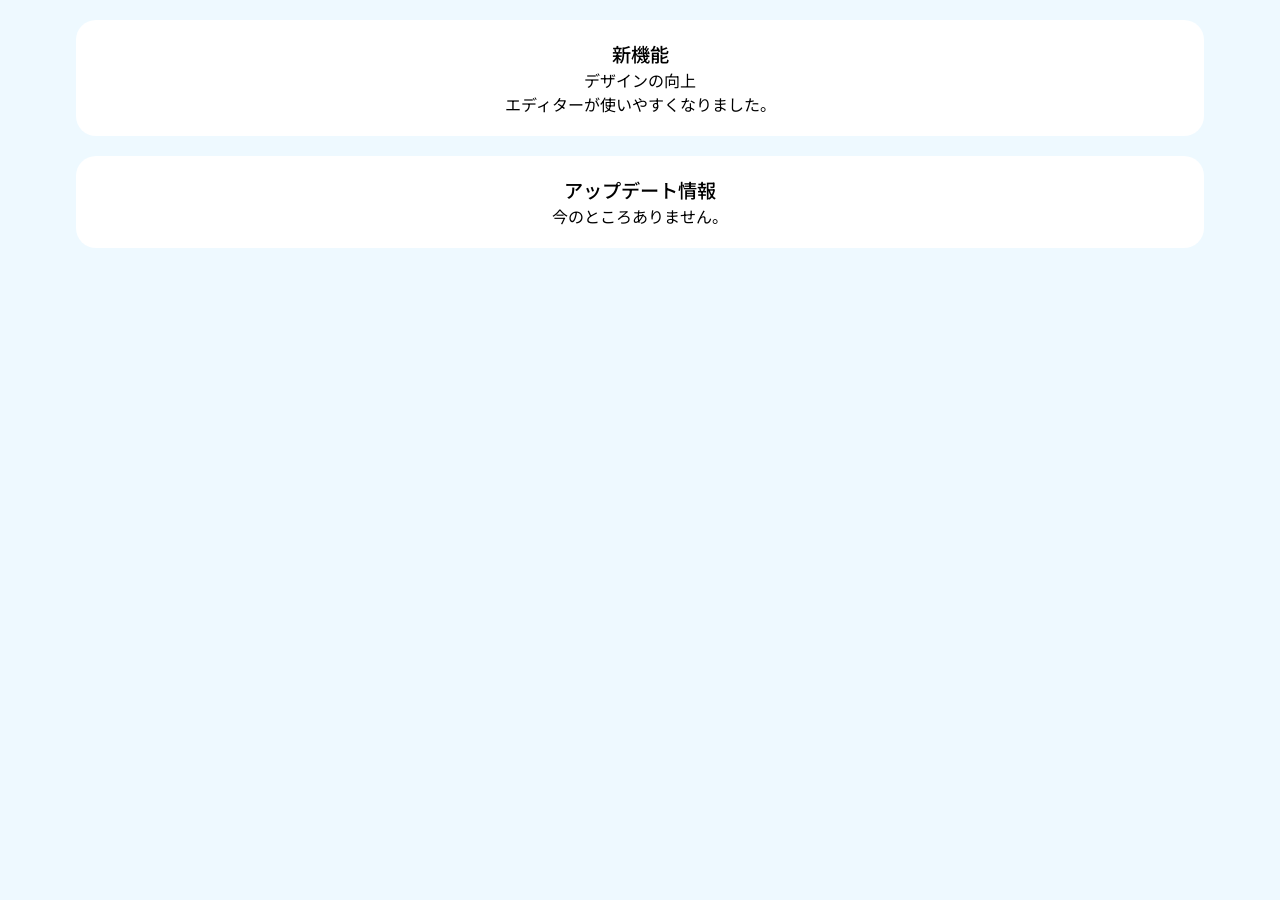
<file: software/update_info/fce-bate-3-0.html>
<!DOCTYPE html>
<head>
    <link rel="stylesheet" type="text/css" href="/../main.css">
    <link rel="stylesheet" type="text/css" href="/../fonts.css">
    <style>
        *{
            margin: 0 auto;
            text-align: center;

        }
        body{
            background: #EEF9FF;
        }
        .box{
            border-radius: 20px;
            background: #fff;
            padding: 20px;
            margin-top: 20px;
            margin-bottom: 20px;
            width: 85%;
        }

        li, ul{
            list-style: none;
        }

        li.ul:active{
            background: #EEF9FF;
        }

        .title_txt{
            font-size: 1.2rem;
            font-weight: 500;
        }
    </style>
</head>

<body></body>
<div class="box">
    <span class="title_txt">新機能</span>
    <div>
        <li>デザインの向上</li>
        <li>エディターが使いやすくなりました。</li>
    </div>
</div>

<div class="box">
    
    <span class="title_txt">アップデート情報</span>
    <div>
        <li>今のところありません。</li>
    </div>
    
</div>
</file>
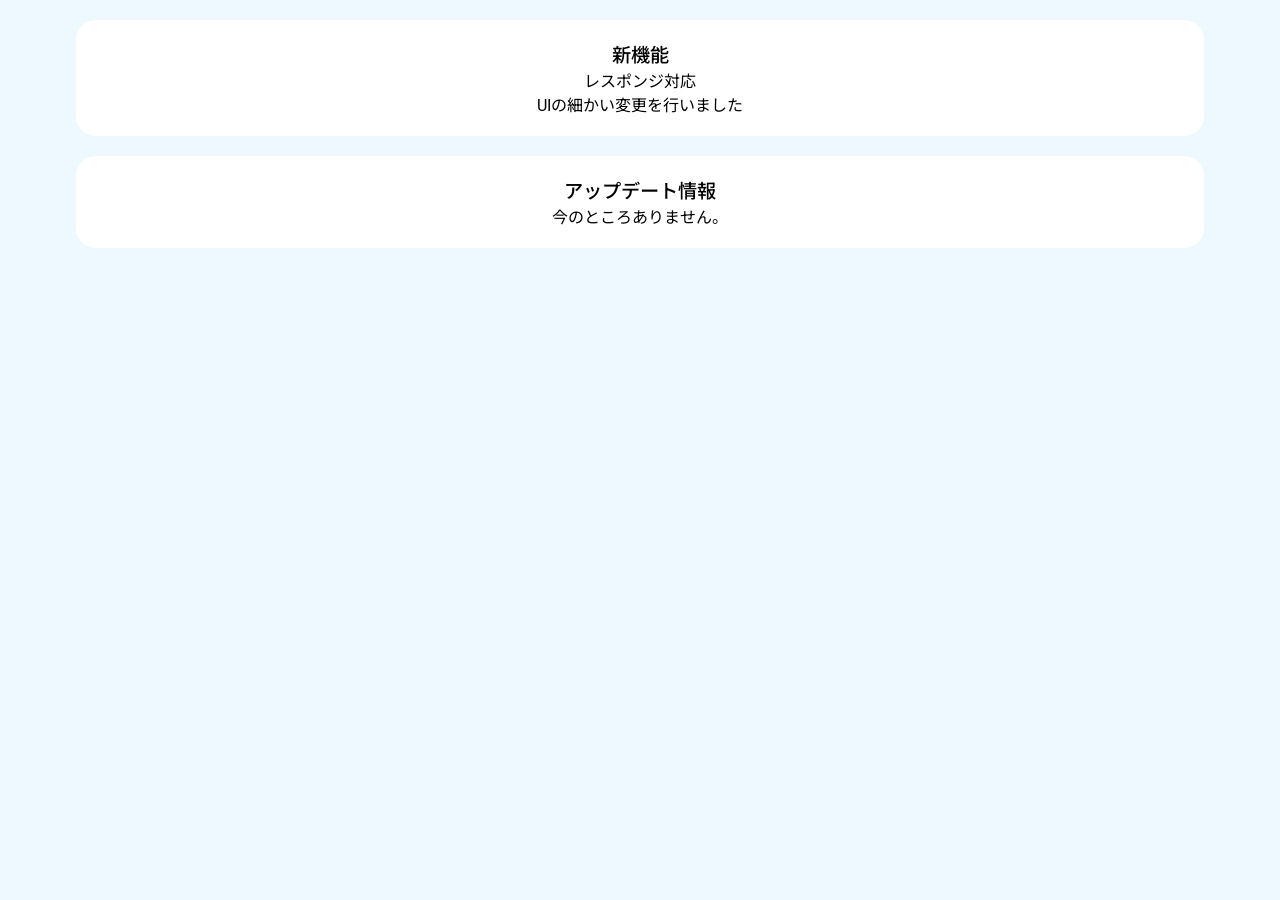
<file: software/update_info/fce-bate-3-01.html>
<!DOCTYPE html>
<head>
    <link rel="stylesheet" type="text/css" href="/../main.css">
    <link rel="stylesheet" type="text/css" href="/../fonts.css">
    <style>
        *{
            margin: 0 auto;
            text-align: center;

        }
        body{
            background: #EEF9FF;
        }
        .box{
            border-radius: 20px;
            background: #fff;
            padding: 20px;
            margin-top: 20px;
            margin-bottom: 20px;
            width: 85%;
        }

        li, ul{
            list-style: none;
        }

        li.ul:active{
            background: #EEF9FF;
        }

        .title_txt{
            font-size: 1.2rem;
            font-weight: 500;
        }
    </style>
</head>

<body></body>
<div class="box">
    <span class="title_txt">新機能</span>
    <div>
        <li>レスポンジ対応</li>
        <li>UIの細かい変更を行いました</li>
    </div>
</div>

<div class="box">
    
    <span class="title_txt">アップデート情報</span>
    <div>
        <li>今のところありません。</li>
    </div>
    
</div>
</file>
<file: embed/fce_devtool/main.css>
@import url('https://fonts.googleapis.com/css2?family=Nunito+Sans:ital,opsz,wght@0,6..12,200..1000;1,6..12,200..1000&display=swap');


*{
    font-family: "Nunito Sans", "Noto Sans JP";
    scroll-behavior: smooth;
}

#logo img{
    height: 48px;
}

span svg{
    height: 32px;
    width: 32px;
    vertical-align: -10%;
    cursor: pointer;
    padding: 10px;
}

span svg:hover{
    background: #f0f0f0;
    border-radius: 50%;
}


span svg:active{
    background: #bdbdbd;
    border-radius: 50%;
}


nav div{
    margin: -8px;
    padding: 7px 7px 7px 15px;
    width: 100%;
    position: fixed;
}

#menu{
    position: fixed;
    padding: 25px;
    top: 115px;
    z-index: 4;
    border: 1px #eee solid;
    width: 30%;
    max-width: 220px;
    left: 15px;
    border-radius: 20px;
}


#menu_cotnent ul,li{
    list-style: none;
    padding: 5px;
    margin-left: -20px;
}

li a{
    color: #000;
    text-decoration: none;
    font-size: 1.4rem;
    
}

@keyframes updown-anime {
    0% {
        transform: translateX(-100%);
      }
      100% {
        transform: translateX(0%);
      }
    }
    
  
    @keyframes downup-anime {
        0% {
            transform: translateX(0%);
          }
          100% {
            transform: translateX(-100%);
          }   
}


details {
    border: 1px solid #aaa;
    border-radius: 4px;
    padding: 0.5em 0.5em 0;
    margin-top: 20px;
    margin-bottom: 20px;
  }
  
  summary {
    font-weight: bold;
    margin: -0.5em -0.5em 0;
    padding: 0.5em;
  }
  
  details[open] {
    padding: 0.5em;

  }

textarea{
    height: 195px;
    width: 295px;
    border: none;
    resize: none;
}

.box{
    display: inline-block;
    margin: 15px;
}



dialog[open]
{
    border-radius: 10px;
    border: 1px #eee solid;
    box-shadow: 0px 0px 4px 0px #bdbdbd;
    position: fixed;
    top: 50%;
    left: 50%;
    transform: translate(-50%, -50%);
    width: 500px;
}

.close_btn{
    padding: 10px;
    font-size: 1.2rem;
    position: absolute;
    top: 10px;
    right: 10px;
    cursor: pointer;
}

button{
    border-radius: 500px;
    border: none;
    padding: 5px 20px;
    background: rgb(83, 108, 255);
    color: #fff;
    cursor: pointer;
}

button:hover{
    border-radius: 500px;
    border: none;
    padding: 5px 20px;
    background: rgb(103, 126, 255);
    color: #fff;
    cursor: pointer;
}




#up_btn{
    background: rgb(83, 108, 255);
    border-radius: 50%;
    width: 48px;
    height: 48px;
    position: fixed;
    bottom: 20px;
    right: 20px;
    z-index: 4;
}

#up_btn:hover{
    background: rgb(83, 108, 255);
    border-radius: 50%;
    width: 48px;
    height: 48px;
    position: fixed;
    bottom: 20px;
    right: 20px;
    z-index: 4;
    opacity: 0.8;
}
</file>
<file: embed/fce_devtool/design.css>
.box_d_00{
    border-radius: 8px;
    border: 1px #eee solid;
    padding: 15px;
    display: inline-block;
    width: 320px;
    margin: 20px;
    height: 150px;
}

.box_d_01{
    border-radius: 8px;
    border: 1px #eee solid;
    padding: 15px;
    box-shadow: 0px 0px 4px 0px #ddd;
    display: inline-block;
}

.box_d_02{
    border-radius: 8px;
    border: 2px #eee dotted;
    padding: 15px;
    display: inline-block;
}

.bt_d_01{
    border-radius: 500px;
    border: none;
   background: rgb(192, 83, 255);
    color: #fff;
    cursor: pointer;
    padding: 12px 42px;
    font-size: 18px;
}

.bt_d_01:hover{
    border-radius: 500px;
    border: none;
    background: rgb(200, 104, 255);
    color: #fff;
    cursor: pointer;
    padding: 12px 42px;
    font-size: 18px;
}
</file>
<file: main.css>
﻿@media screen and (max-width: 800px) {
  /* ここに横幅が767px以下の時に発動するスタイルを記述 */
  
  
  #content{
    display: none;
  }
  
  #link_content{
    display: none;
  }

  #mobile_content{
    display: block;
  }
  }
  
  @media screen and (min-width: 800px) {
  /* ここに横幅が767pxより大きい時に発動するスタイルを記述 */
  
  
  #content{
    display: block;
  }
  
  #mobile_content{
    display: none;
  }

  #link_content{
    display: inline-block;
  }


  }
  




*{
    font-family: Roboto, Noto Sans JP, Arial;  

}
span ul{
    list-style: none;
    display: inline-block;
}
span li{
    display: inline-block;
    font-size: 24px;
    vertical-align: 32%;
    margin-left: 10px;
    margin-right: 10px;
    padding: 2px 8px;
}
#header_content img{
    margin-left: 10px;
    height: 42px;
}

#header_content{
  margin: 0px;
  padding-top: 6px;
}

#header_sc img{
    margin-left: 10px;
    height: 42px;
}

#header_sc{
    margin: 0px;
    padding-top: 6px;
    position: fixed;
    width: 100%;
    box-shadow: 0px 0px 4px 0px #ddd;
    background: #fff;
    margin-top: -8px;
    animation: 0.2s upto_0;
    z-index: 4;
    padding-left: 10px;
    margin-left: -8px;
}

@keyframes upto_0 {
    0%{
        transform: translateY(-100%);
    }

    100%{
        transform: translateY(0%);
    }
}

@keyframes downup_0 {
    0%{
        transform: translateX(-100%);
    }

    100%{
        transform: translateX(0%);
    }
}

#logo_img:hover{
    background: #3333331a;
    
    border-radius: 10px;
}

#logo_img:active{
    background: #1414143a;
    
    border-radius: 10px;
}




li:active{
    background: #1414143a;
    
    border-radius: 10px;
}

a{
    text-decoration: none;
}

#color_mode_select{
    position: fixed;
  bottom: 20px;
  right: 20px;
  display: inline-block;
  width: 38px;
  height: 38px;
  background: #ffffff;
  border-radius: 50%;
  cursor: pointer;
}

/* HTML: <div class="loader"></div> */
.loader {
    position: absolute;
    top: 50%;
    left: 50%;
    transform: translate(-50%, -50%);
    width: 50px;
    aspect-ratio: 1;
    border-radius: 50%;
    border: 8px solid #87edff;
    animation:
      l20-1 0.8s infinite linear alternate,
      l20-2 1.6s infinite linear;
  }
  @keyframes l20-1{
     0%    {clip-path: polygon(50% 50%,0       0,  50%   0%,  50%    0%, 50%    0%, 50%    0%, 50%    0% )}
     12.5% {clip-path: polygon(50% 50%,0       0,  50%   0%,  100%   0%, 100%   0%, 100%   0%, 100%   0% )}
     25%   {clip-path: polygon(50% 50%,0       0,  50%   0%,  100%   0%, 100% 100%, 100% 100%, 100% 100% )}
     50%   {clip-path: polygon(50% 50%,0       0,  50%   0%,  100%   0%, 100% 100%, 50%  100%, 0%   100% )}
     62.5% {clip-path: polygon(50% 50%,100%    0, 100%   0%,  100%   0%, 100% 100%, 50%  100%, 0%   100% )}
     75%   {clip-path: polygon(50% 50%,100% 100%, 100% 100%,  100% 100%, 100% 100%, 50%  100%, 0%   100% )}
     100%  {clip-path: polygon(50% 50%,50%  100%,  50% 100%,   50% 100%,  50% 100%, 50%  100%, 0%   100% )}
  }
  @keyframes l20-2{ 
    0%    {transform:scaleY(1)  rotate(0deg)}
    49.99%{transform:scaleY(1)  rotate(135deg)}
    50%   {transform:scaleY(-1) rotate(0deg)}
    100%  {transform:scaleY(-1) rotate(-135deg)}

    
  }
  

#splash{
    width: 100%;
    height: 100vh;
    
}

#logo{
  display: inline-block;
  border-radius: 10px;
  padding-top: 5px;
  padding-right: 12px;
  cursor: pointer;
}

#logo:hover{
    display: inline-block;
    border-radius: 10px;
    box-shadow: 0px 0px 4px 0px #ddd;
    background: #ffffff1a;
    padding-top: 5px;
    padding-right: 12px;
    cursor: pointer;
  }
  



#menu{
  position: fixed;
  padding: 32px;
  box-shadow: 0px 0px 4px 0px #ddd;
  border-radius: 10px;
  top: 78px;
  z-index: 4;
}

@keyframes updown-anime {
    0% {
        transform: translateX(-100%);
      }
      100% {
        transform: translateX(0%);
      }
    }
    
  
    @keyframes downup-anime {
        0% {
            transform: translateX(0%);
          }
          100% {
            transform: translateX(-100%);
          }   
}

#logo_img{
  display: inline-block;
}


#p_menu{
  padding: 55px;
  position: fixed;
  top: 98px;
  left: 138px;
  box-shadow: 0px 0px 4px 0px #ddd;
  border-radius: 10px;
  background: #fff;z-index: 5;
  width: 500px;height: 195px;
}



#info_menu{
  padding: 55px;
  position: fixed;
  top: 98px;
  left: 138px;
  box-shadow: 0px 0px 4px 0px #ddd;
  border-radius: 10px;
  background: #fff;
  z-index: 5;
  width: 500px;
  height: 195px;
}

#menu_svg img{
  vertical-align: 38%;
  margin-left: 20px;
  height: 28px;
}



@keyframes slide_product_left_right {
  0%{
    left: 0%;
    transform: translateX(-100%);
    top: 358px;
    opacity: 0;
  }

  100%{
    left: 50%;
    transform: translateX(-50%);
    top: 358px;
    opacity: 1;
  }
}


@keyframes slide_product_left_right_1 {
  0%{
    left: 0%;
    
    top: 275px;
    opacity: 0;
  }

  100%{
    left: 30%;

    top: 275px;
    opacity: 1;
  }
}

@keyframes slide_product_top {
  0%{
    left: 50%;
    transform: translateX(-50%);
    top: 198px;
    opacity: 0;
  }

  100%{
    left: 50%;
    transform: translateX(-50%);
    top: 358px;
    opacity: 1;
  }
}

#picup_img_0{
  background-image: url(img/top.png);
  background-size: 399px;
  width: 399px;
  height: 64px;
  position: absolute;
  left: 50%;
  transform: translateX(-50%);
  top: 358px;
  z-index: 1;
  animation: slide_product_left_right 0.8s;

}

#picup_img_1{
  background: #fff;
  background-size: 399px;
  width: 399px;
  height: 64px;
  position: absolute;
  left: 50%;
  transform: translateX(-50%);
  top: 358px;
  z-index: 0;
  padding: 3px 52px 4px 22px;
  border-radius: 10px;
  animation: slide_product_top 0.8s;
  animation-duration: 1.25s;
}

#picup{
  background-image: linear-gradient(-33deg, rgb(196, 182, 197), rgb(35, 117, 163));
  border-radius: 10px;
  width: 95%;
  margin: 0 auto;
  max-width: 1000px;
}

#picup_logo_0{
  font-family: Calibri, Noto Sans JP;
  font-size: 42px;
  position: absolute;
  color: #a4ddec;
  user-select: none;
  left: 30%;
  transform: translateX(-30%);
  top: 275px;
  background: #fff;
  border-radius: 10px;
  padding: 2px 20px 2px 20px;
  animation: slide_product_left_right_1 0.8s;
  animation-duration: 3s;
}
</file>
<file: fonts.css>
@import url('https://fonts.googleapis.com/css2?family=Kosugi&family=M+PLUS+2:wght@100..900&family=Noto+Sans+JP:wght@100..900&display=swap');
@import url('https://fonts.googleapis.com/css2?family=Kosugi&family=M+PLUS+2:wght@100..900&family=Noto+Sans+JP:wght@100..900&family=Roboto+Condensed:ital,wght@0,100..900;1,100..900&family=Roboto:ital,wght@0,100;0,300;0,400;0,500;0,700;0,900;1,100;1,300;1,400;1,500;1,700;1,900&family=Sawarabi+Gothic&display=swap');
</file>
